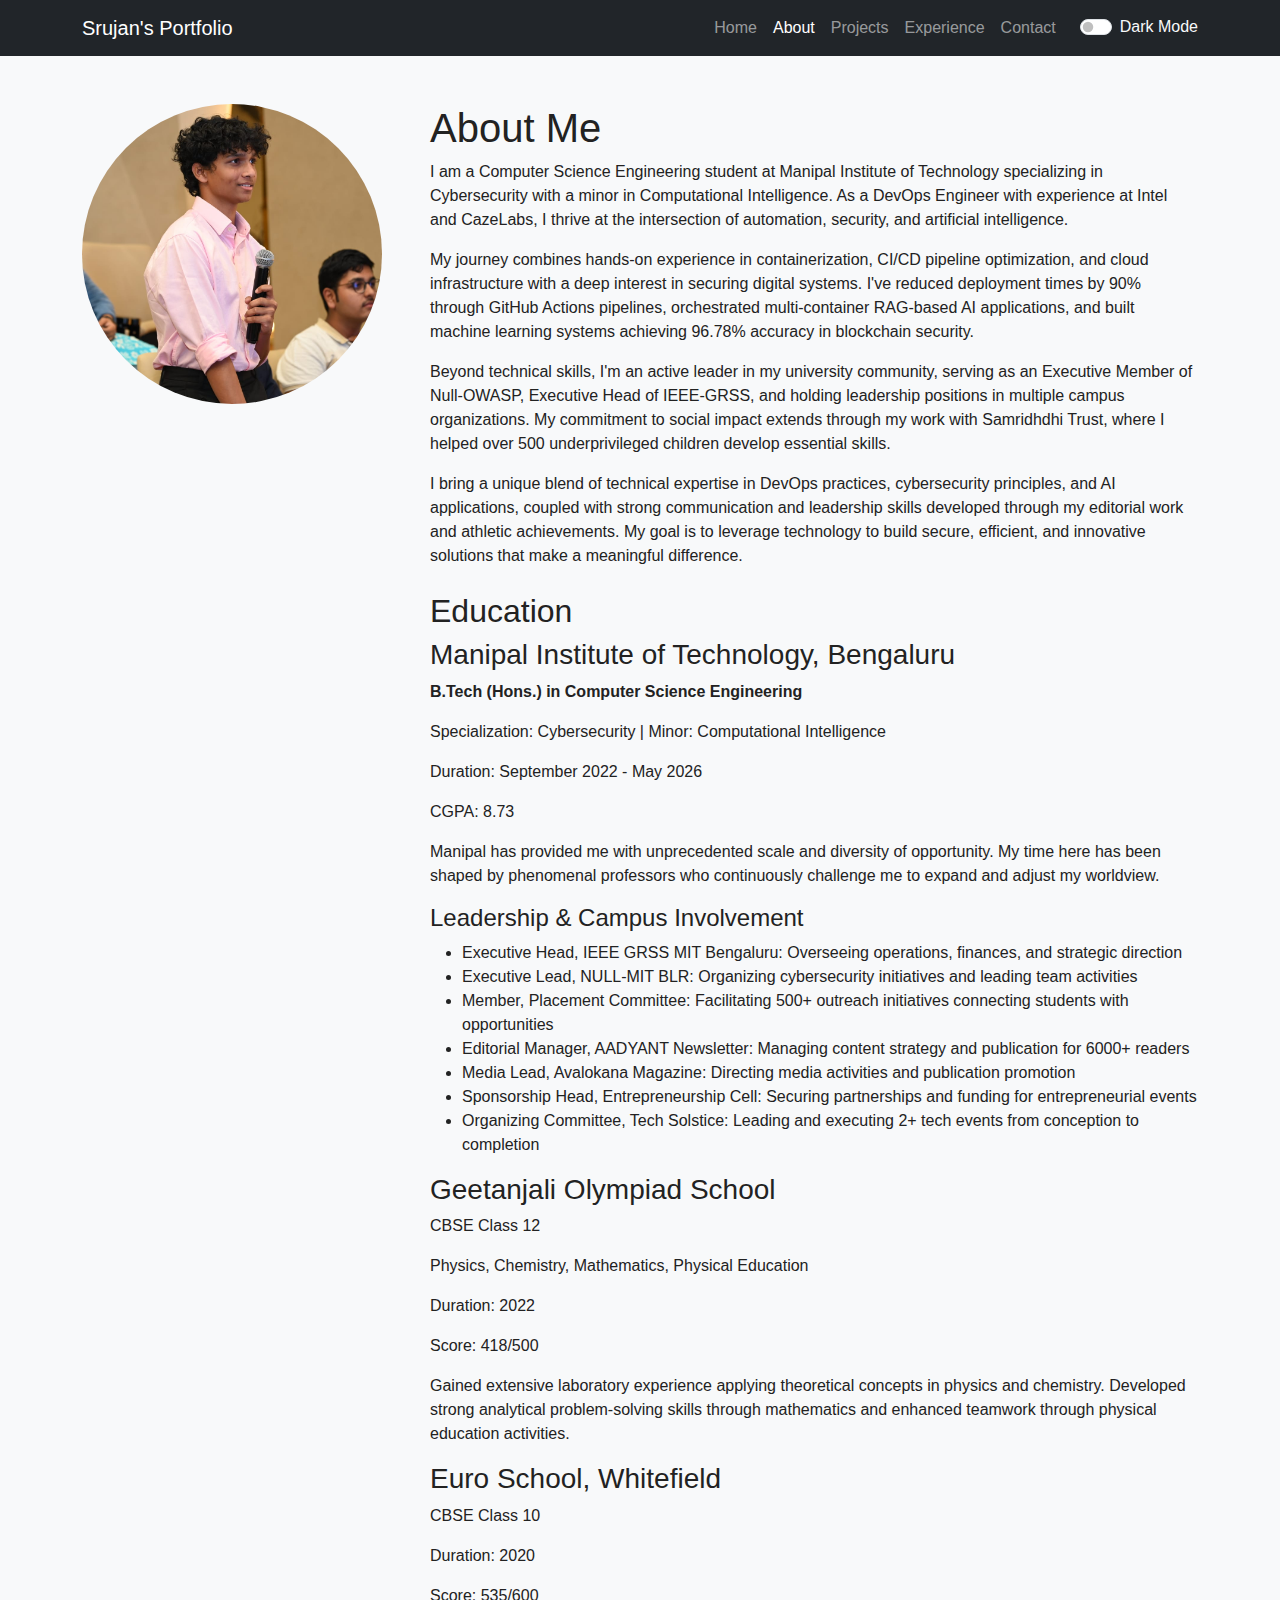
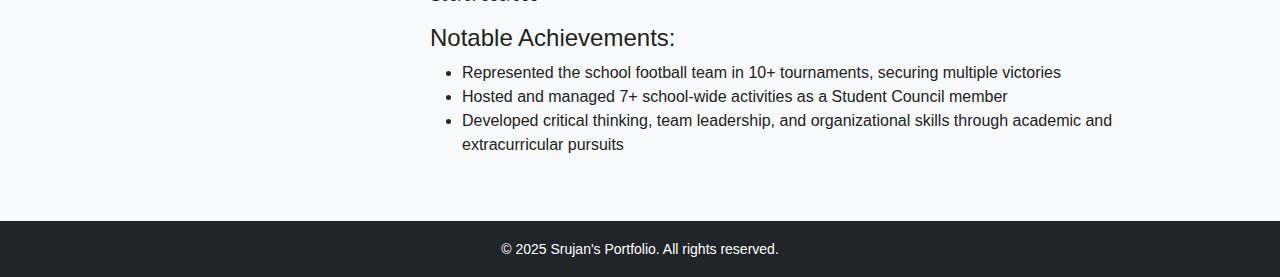
<file: about.html>
<!DOCTYPE html>
<html lang="en">
<head>
  <meta charset="UTF-8" />
  <meta name="viewport" content="width=device-width, initial-scale=1" />
  <title>About - Personal Portfolio</title>
  <link href="https://cdn.jsdelivr.net/npm/bootstrap@5.3.0/dist/css/bootstrap.min.css" rel="stylesheet" />
  <link rel="stylesheet" href="css/styles.css" />
</head>
<body>
  <!-- Navbar -->
  <nav class="navbar navbar-expand-lg navbar-dark bg-dark">
    <div class="container">
      <a class="navbar-brand" href="index.html">Srujan's Portfolio</a>
      <button class="navbar-toggler" type="button" data-bs-toggle="collapse" data-bs-target="#navbarNav" 
        aria-controls="navbarNav" aria-expanded="false" aria-label="Toggle navigation">
        <span class="navbar-toggler-icon"></span>
      </button>
      <div class="collapse navbar-collapse" id="navbarNav">
        <ul class="navbar-nav ms-auto align-items-center">
          <li class="nav-item"><a class="nav-link" href="index.html">Home</a></li>
          <li class="nav-item"><a class="nav-link active" href="about.html">About</a></li>
          <li class="nav-item"><a class="nav-link" href="projects.html">Projects</a></li>
          <li class="nav-item"><a class="nav-link" href="experience.html">Experience</a></li>
          <li class="nav-item"><a class="nav-link" href="contact.html">Contact</a></li>
          <li class="nav-item d-flex align-items-center ms-3">
            <div class="form-check form-switch text-light">
              <input class="form-check-input" type="checkbox" id="theme-toggle" role="switch" aria-checked="false" aria-label="Toggle dark mode" />
              <label class="form-check-label" for="theme-toggle">Dark Mode</label>
            </div>
          </li>
        </ul>
      </div>
    </div>
  </nav>

  <!-- About Section -->
  <section class="container my-5 d-flex flex-column flex-md-row align-items-start fade-in">
    <div class="me-md-5 mb-4 mb-md-0 text-center flex-shrink-0">
      <img src="images/profile.jpg" alt="Professional Photo" class="profile-photo rounded-circle img-fluid" />
    </div>
    <div>
      <h1>About Me</h1>
      <p>I am a Computer Science Engineering student at Manipal Institute of Technology specializing in Cybersecurity with a minor in Computational Intelligence. As a DevOps Engineer with experience at Intel and CazeLabs, I thrive at the intersection of automation, security, and artificial intelligence.</p>
      <p>My journey combines hands-on experience in containerization, CI/CD pipeline optimization, and cloud infrastructure with a deep interest in securing digital systems. I've reduced deployment times by 90% through GitHub Actions pipelines, orchestrated multi-container RAG-based AI applications, and built machine learning systems achieving 96.78% accuracy in blockchain security.</p>
      <p>Beyond technical skills, I'm an active leader in my university community, serving as an Executive Member of Null-OWASP, Executive Head of IEEE-GRSS, and holding leadership positions in multiple campus organizations. My commitment to social impact extends through my work with Samridhdhi Trust, where I helped over 500 underprivileged children develop essential skills.</p>
      <p>I bring a unique blend of technical expertise in DevOps practices, cybersecurity principles, and AI applications, coupled with strong communication and leadership skills developed through my editorial work and athletic achievements. My goal is to leverage technology to build secure, efficient, and innovative solutions that make a meaningful difference.</p>
      <h2 class="mt-4">Education</h2>
      <div>
        <h3>Manipal Institute of Technology, Bengaluru</h3>
        <p><strong>B.Tech (Hons.) in Computer Science Engineering</strong></p>
        <p>Specialization: Cybersecurity | Minor: Computational Intelligence</p>
        <p>Duration: September 2022 - May 2026</p>
        <p>CGPA: 8.73</p>
        <p>Manipal has provided me with unprecedented scale and diversity of opportunity. My time here has been shaped by phenomenal professors who continuously challenge me to expand and adjust my worldview.</p>
        <h4>Leadership & Campus Involvement</h4>
        <ul>
          <li>Executive Head, IEEE GRSS MIT Bengaluru: Overseeing operations, finances, and strategic direction</li>
          <li>Executive Lead, NULL-MIT BLR: Organizing cybersecurity initiatives and leading team activities</li>
          <li>Member, Placement Committee: Facilitating 500+ outreach initiatives connecting students with opportunities</li>
          <li>Editorial Manager, AADYANT Newsletter: Managing content strategy and publication for 6000+ readers</li>
          <li>Media Lead, Avalokana Magazine: Directing media activities and publication promotion</li>
          <li>Sponsorship Head, Entrepreneurship Cell: Securing partnerships and funding for entrepreneurial events</li>
          <li>Organizing Committee, Tech Solstice: Leading and executing 2+ tech events from conception to completion</li>
        </ul>
        <h3>Geetanjali Olympiad School</h3>
        <p>CBSE Class 12</p>
        <p>Physics, Chemistry, Mathematics, Physical Education</p>
        <p>Duration: 2022</p>
        <p>Score: 418/500</p>
        <p>Gained extensive laboratory experience applying theoretical concepts in physics and chemistry. Developed strong analytical problem-solving skills through mathematics and enhanced teamwork through physical education activities.</p>
        <h3>Euro School, Whitefield</h3>
        <p>CBSE Class 10</p>
        <p>Duration: 2020</p>
        <p>Score: 535/600</p>
        <h4>Notable Achievements:</h4>
        <ul>
          <li>Represented the school football team in 10+ tournaments, securing multiple victories</li>
          <li>Hosted and managed 7+ school-wide activities as a Student Council member</li>
          <li>Developed critical thinking, team leadership, and organizational skills through academic and extracurricular pursuits</li>
        </ul>
      </div>
    </div>
  </section>

  <!-- Footer -->
  <footer class="bg-dark text-white text-center py-3 mt-auto">
    <div class="container">
      <small>&copy; 2025 Srujan's Portfolio. All rights reserved.</small>
    </div>
  </footer>

  <script src="https://cdn.jsdelivr.net/npm/bootstrap@5.3.0/dist/js/bootstrap.bundle.min.js"></script>
  <script src="js/scripts.js"></script>
</body>
</html>
</file>
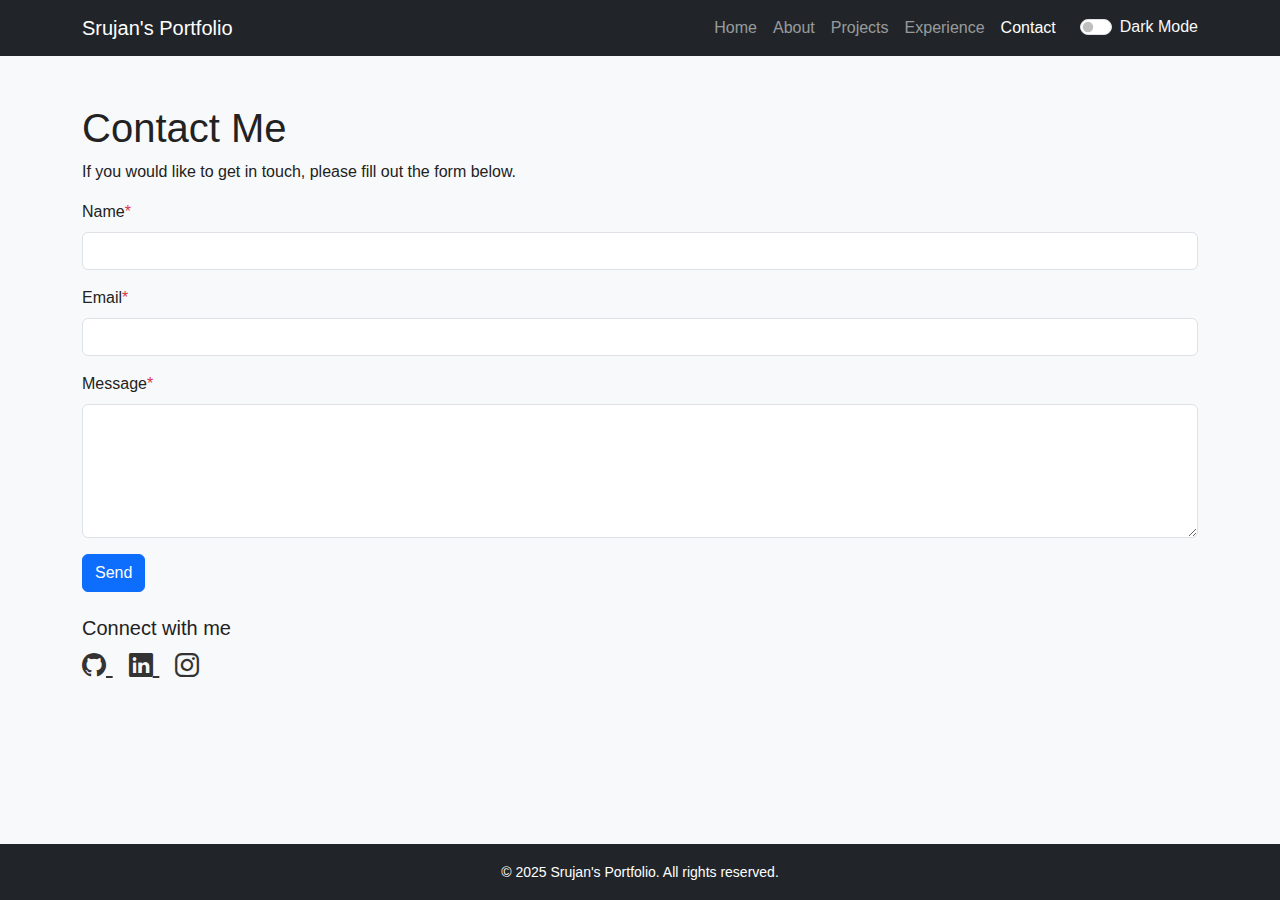
<file: contact.html>
<!DOCTYPE html>
<html lang="en">
<head>
  <meta charset="UTF-8" />
  <meta name="viewport" content="width=device-width, initial-scale=1" />
  <title>Contact - Personal Portfolio</title>
  <link href="https://cdn.jsdelivr.net/npm/bootstrap@5.3.0/dist/css/bootstrap.min.css" rel="stylesheet" />
  <link href="https://cdn.jsdelivr.net/npm/bootstrap-icons@1.10.5/font/bootstrap-icons.css" rel="stylesheet" />
  <link rel="stylesheet" href="css/styles.css" />
</head>
<body>
  <a href="#main-content" class="visually-hidden-focusable">Skip to main content</a>
  <!-- Navbar -->
  <nav class="navbar navbar-expand-lg navbar-dark bg-dark" role="navigation" aria-label="Primary navigation">
    <div class="container">
      <a class="navbar-brand" href="index.html">Srujan's Portfolio</a>
      <button class="navbar-toggler" type="button" data-bs-toggle="collapse" data-bs-target="#navbarNav" 
        aria-controls="navbarNav" aria-expanded="false" aria-label="Toggle navigation">
        <span class="navbar-toggler-icon"></span>
      </button>
      <div class="collapse navbar-collapse" id="navbarNav">
        <ul class="navbar-nav ms-auto align-items-center" role="menubar">
          <li class="nav-item" role="none"><a class="nav-link" href="index.html" role="menuitem">Home</a></li>
          <li class="nav-item" role="none"><a class="nav-link" href="about.html" role="menuitem">About</a></li>
          <li class="nav-item" role="none"><a class="nav-link" href="projects.html" role="menuitem">Projects</a></li>
          <li class="nav-item" role="none"><a class="nav-link" href="experience.html" role="menuitem">Experience</a></li>
          <li class="nav-item" role="none"><a class="nav-link active" href="contact.html" role="menuitem">Contact</a></li>
          <li class="nav-item d-flex align-items-center ms-3" role="none">
            <div class="form-check form-switch text-light">
              <input class="form-check-input" type="checkbox" id="theme-toggle" role="switch" aria-checked="false" aria-label="Toggle dark mode" />
              <label class="form-check-label" for="theme-toggle">Dark Mode</label>
            </div>
          </li>
        </ul>
      </div>
    </div>
  </nav>

  <!-- Contact Section -->
  <main id="main-content">
    <section class="container my-5 fade-in">
      <h1>Contact Me</h1>
      <p>If you would like to get in touch, please fill out the form below.</p>
      <form action="https://formspree.io/f/xovdrzak" method="POST" class="needs-validation" novalidate>
        <div class="mb-3">
          <label for="name" class="form-label">Name<span class="text-danger">*</span></label>
          <input type="text" class="form-control" id="name" name="name" required />
          <div class="invalid-feedback">Please enter your name.</div>
        </div>
        <div class="mb-3">
          <label for="email" class="form-label">Email<span class="text-danger">*</span></label>
          <input type="email" class="form-control" id="email" name="_replyto" required />
          <div class="invalid-feedback">Please enter a valid email address.</div>
        </div>
        <div class="mb-3">
          <label for="message" class="form-label">Message<span class="text-danger">*</span></label>
          <textarea class="form-control" id="message" name="message" rows="5" required></textarea>
          <div class="invalid-feedback">Please enter your message.</div>
        </div>
        <button type="submit" class="btn btn-primary">Send</button>
      </form>
      <div class="mt-4">
        <h5>Connect with me</h5>
        <a href="https://github.com/Srujansgit" target="_blank" rel="noopener noreferrer" class="social-icon" aria-label="GitHub">
          <i class="bi bi-github"></i>
        </a>
        <a href="https://www.linkedin.com/in/srujan-chilveri-95aa27247/" target="_blank" rel="noopener noreferrer" class="social-icon" aria-label="LinkedIn">
          <i class="bi bi-linkedin"></i>
        </a>
        <a href="https://www.instagram.com/srujan.30/" target="_blank" rel="noopener noreferrer" class="social-icon" aria-label="Instagram">
          <i class="bi bi-instagram"></i>
        </a>
      </div>
    </section>
  </main>

  <!-- Footer -->
  <footer class="bg-dark text-white text-center py-3 mt-auto">
    <div class="container">
      <small>&copy; 2025 Srujan's Portfolio. All rights reserved.</small>
    </div>
  </footer>

  <script src="https://cdn.jsdelivr.net/npm/bootstrap@5.3.0/dist/js/bootstrap.bundle.min.js"></script>
  <script src="js/scripts.js"></script>
</body>
</html>
</file>
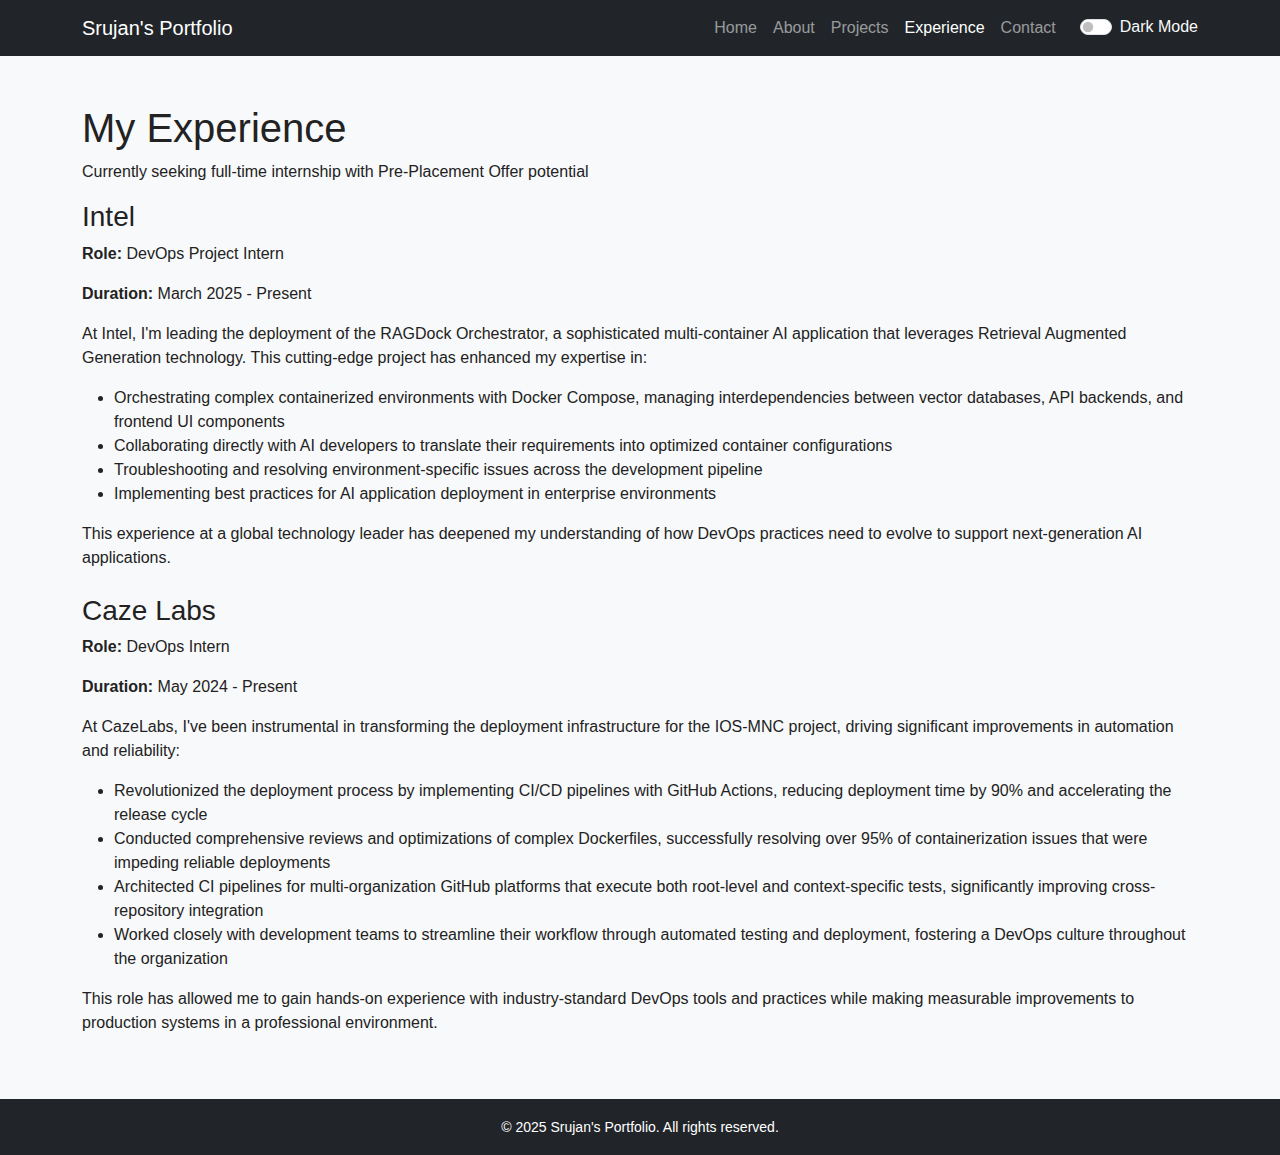
<file: experience.html>
<!DOCTYPE html>
<html lang="en">
<head>
  <meta charset="UTF-8" />
  <meta name="viewport" content="width=device-width, initial-scale=1" />
  <title>Experience - Personal Portfolio</title>
  <link href="https://cdn.jsdelivr.net/npm/bootstrap@5.3.0/dist/css/bootstrap.min.css" rel="stylesheet" />
  <link rel="stylesheet" href="css/styles.css" />
</head>
<body>
  <a href="#main-content" class="visually-hidden-focusable">Skip to main content</a>
  <!-- Navbar -->
  <nav class="navbar navbar-expand-lg navbar-dark bg-dark" role="navigation" aria-label="Primary navigation">
    <div class="container">
      <a class="navbar-brand" href="index.html">Srujan's Portfolio</a>
      <button class="navbar-toggler" type="button" data-bs-toggle="collapse" data-bs-target="#navbarNav" 
        aria-controls="navbarNav" aria-expanded="false" aria-label="Toggle navigation">
        <span class="navbar-toggler-icon"></span>
      </button>
      <div class="collapse navbar-collapse" id="navbarNav">
        <ul class="navbar-nav ms-auto align-items-center" role="menubar">
          <li class="nav-item" role="none"><a class="nav-link" href="index.html" role="menuitem">Home</a></li>
          <li class="nav-item" role="none"><a class="nav-link" href="about.html" role="menuitem">About</a></li>
          <li class="nav-item" role="none"><a class="nav-link" href="projects.html" role="menuitem">Projects</a></li>
          <li class="nav-item" role="none"><a class="nav-link active" href="experience.html" role="menuitem">Experience</a></li>
          <li class="nav-item" role="none"><a class="nav-link" href="contact.html" role="menuitem">Contact</a></li>
          <li class="nav-item d-flex align-items-center ms-3" role="none">
            <div class="form-check form-switch text-light">
              <input class="form-check-input" type="checkbox" id="theme-toggle" role="switch" aria-checked="false" aria-label="Toggle dark mode" />
              <label class="form-check-label" for="theme-toggle">Dark Mode</label>
            </div>
          </li>
        </ul>
      </div>
    </div>
  </nav>

  <!-- Experience Section -->
  <main id="main-content">
    <section class="container my-5">
      <h1>My Experience</h1>
      <p>Currently seeking full-time internship with Pre-Placement Offer potential</p>
      <div class="mb-4">
        <h3>Intel</h3>
        <p><strong>Role:</strong> DevOps Project Intern</p>
        <p><strong>Duration:</strong> March 2025 - Present</p>
        <p>At Intel, I'm leading the deployment of the RAGDock Orchestrator, a sophisticated multi-container AI application that leverages Retrieval Augmented Generation technology. This cutting-edge project has enhanced my expertise in:</p>
        <ul>
          <li>Orchestrating complex containerized environments with Docker Compose, managing interdependencies between vector databases, API backends, and frontend UI components</li>
          <li>Collaborating directly with AI developers to translate their requirements into optimized container configurations</li>
          <li>Troubleshooting and resolving environment-specific issues across the development pipeline</li>
          <li>Implementing best practices for AI application deployment in enterprise environments</li>
        </ul>
        <p>This experience at a global technology leader has deepened my understanding of how DevOps practices need to evolve to support next-generation AI applications.</p>
      </div>
      <div class="mb-4">
        <h3>Caze Labs</h3>
        <p><strong>Role:</strong> DevOps Intern</p>
        <p><strong>Duration:</strong> May 2024 - Present</p>
        <p>At CazeLabs, I've been instrumental in transforming the deployment infrastructure for the IOS-MNC project, driving significant improvements in automation and reliability:</p>
        <ul>
          <li>Revolutionized the deployment process by implementing CI/CD pipelines with GitHub Actions, reducing deployment time by 90% and accelerating the release cycle</li>
          <li>Conducted comprehensive reviews and optimizations of complex Dockerfiles, successfully resolving over 95% of containerization issues that were impeding reliable deployments</li>
          <li>Architected CI pipelines for multi-organization GitHub platforms that execute both root-level and context-specific tests, significantly improving cross-repository integration</li>
          <li>Worked closely with development teams to streamline their workflow through automated testing and deployment, fostering a DevOps culture throughout the organization</li>
        </ul>
        <p>This role has allowed me to gain hands-on experience with industry-standard DevOps tools and practices while making measurable improvements to production systems in a professional environment.</p>
    </section>
  </main>

  <!-- Footer -->
  <footer class="bg-dark text-white text-center py-3 mt-auto">
    <div class="container">
      <small>&copy; 2025 Srujan's Portfolio. All rights reserved.</small>
    </div>
  </footer>

  <script src="https://cdn.jsdelivr.net/npm/bootstrap@5.3.0/dist/js/bootstrap.bundle.min.js"></script>
  <script src="js/scripts.js"></script>
</body>
</html>
</file>
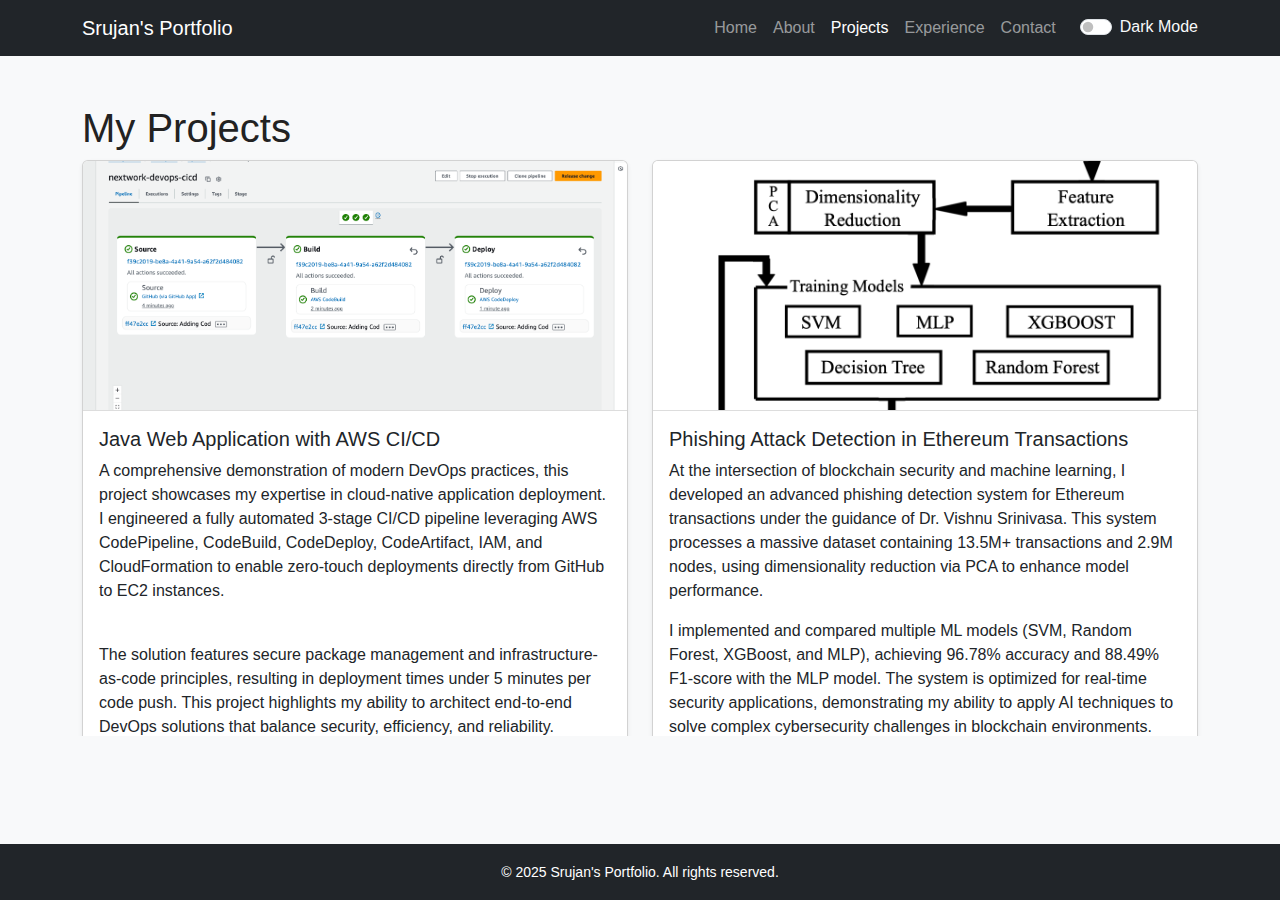
<file: projects.html>
<!DOCTYPE html>
<html lang="en">
<head>
  <meta charset="UTF-8" />
  <meta name="viewport" content="width=device-width, initial-scale=1" />
  <title>Projects - Personal Portfolio</title>
  <link href="https://cdn.jsdelivr.net/npm/bootstrap@5.3.0/dist/css/bootstrap.min.css" rel="stylesheet" />
  <link rel="stylesheet" href="css/styles.css" />
</head>
<body>
  <!-- Navbar -->
  <nav class="navbar navbar-expand-lg navbar-dark bg-dark">
    <div class="container">
      <a class="navbar-brand" href="index.html">Srujan's Portfolio</a>
      <button class="navbar-toggler" type="button" data-bs-toggle="collapse" data-bs-target="#navbarNav" 
        aria-controls="navbarNav" aria-expanded="false" aria-label="Toggle navigation">
        <span class="navbar-toggler-icon"></span>
      </button>
      <div class="collapse navbar-collapse" id="navbarNav">
        <ul class="navbar-nav ms-auto align-items-center">
          <li class="nav-item"><a class="nav-link" href="index.html">Home</a></li>
          <li class="nav-item"><a class="nav-link" href="about.html">About</a></li>
          <li class="nav-item"><a class="nav-link active" href="projects.html">Projects</a></li>
          <li class="nav-item"><a class="nav-link" href="experience.html">Experience</a></li>
          <li class="nav-item"><a class="nav-link" href="contact.html">Contact</a></li>
          <li class="nav-item d-flex align-items-center ms-3">
            <div class="form-check form-switch text-light">
              <input class="form-check-input" type="checkbox" id="theme-toggle" role="switch" aria-checked="false" aria-label="Toggle dark mode" />
              <label class="form-check-label" for="theme-toggle">Dark Mode</label>
            </div>
          </li>
        </ul>
      </div>
    </div>
  </nav>

  <!-- Projects Section -->
  <section class="container my-5 fade-in">
    <h1>My Projects</h1>
    <div class="row g-4" style="max-height: 600px; overflow-y: auto;">
      <div class="col-12 col-md-6">
        <div class="card h-100 shadow-sm">
          <img src="Srujan_AWS.jpg" class="card-img-top" alt="Java Web Application with AWS CI/CD" />
          <div class="card-body d-flex flex-column">
            <h5 class="card-title">Java Web Application with AWS CI/CD</h5>
            <p class="card-text flex-grow-1">A comprehensive demonstration of modern DevOps practices, this project showcases my expertise in cloud-native application deployment. I engineered a fully automated 3-stage CI/CD pipeline leveraging AWS CodePipeline, CodeBuild, CodeDeploy, CodeArtifact, IAM, and CloudFormation to enable zero-touch deployments directly from GitHub to EC2 instances.</p>
            <p class="card-text">The solution features secure package management and infrastructure-as-code principles, resulting in deployment times under 5 minutes per code push. This project highlights my ability to architect end-to-end DevOps solutions that balance security, efficiency, and reliability.</p>
            <div class="mt-auto">
              <a href="https://github.com/Srujansgit/AWS-CI-CD-web-project" class="btn btn-primary me-2" target="_blank" rel="noopener noreferrer">Source Code</a>
            </div>
          </div>
        </div>
      </div>
      <div class="col-12 col-md-6">
        <div class="card h-100 shadow-sm">
          <img src="Srujan_Paper.jpg" class="card-img-top" alt="Phishing Attack Detection in Ethereum Transactions" />
          <div class="card-body d-flex flex-column">
            <h5 class="card-title">Phishing Attack Detection in Ethereum Transactions</h5>
            <p class="card-text flex-grow-1">At the intersection of blockchain security and machine learning, I developed an advanced phishing detection system for Ethereum transactions under the guidance of Dr. Vishnu Srinivasa. This system processes a massive dataset containing 13.5M+ transactions and 2.9M nodes, using dimensionality reduction via PCA to enhance model performance.</p>
            <p class="card-text">I implemented and compared multiple ML models (SVM, Random Forest, XGBoost, and MLP), achieving 96.78% accuracy and 88.49% F1-score with the MLP model. The system is optimized for real-time security applications, demonstrating my ability to apply AI techniques to solve complex cybersecurity challenges in blockchain environments.</p>
            <div class="mt-auto">
              <a href="Srujan_Research_Paper.pdf" class="btn btn-primary" target="_blank" rel="noopener noreferrer">View Paper</a>
            </div>
          </div>
        </div>
      </div>
    </div>
  </section>

  <!-- Footer -->
  <footer class="bg-dark text-white text-center py-3 mt-auto">
    <div class="container">
      <small>&copy; 2025 Srujan's Portfolio. All rights reserved.</small>
    </div>
  </footer>

  <script src="https://cdn.jsdelivr.net/npm/bootstrap@5.3.0/dist/js/bootstrap.bundle.min.js"></script>
  <script src="js/scripts.js"></script>
</body>
</html>
</file>
<file: css/styles.css>
/* Custom styles for portfolio */

/* Social icons */
.social-icon {
  font-size: 1.5rem;
  margin-right: 1rem;
  color: #333;
  transition: color 0.3s ease;
}
.social-icon:hover,
.social-icon:focus {
  color: #007bff;
  text-decoration: none;
  outline: none;
}

/* Profile photo */
.profile-photo {
  max-width: 300px;
  width: 100%;
  height: 300px;
  border-radius: 15px; /* Slightly rounded corners for better shape */
  margin-right: 1.5rem;
  float: none;
  display: block;
  margin-left: auto;
  margin-right: auto;
  object-fit: cover; /* Ensure image covers the container */
}

/* Personal branding colors and typography */
body {
  font-family: 'Segoe UI', Tahoma, Geneva, Verdana, sans-serif;
  color: #222;
  background-color: #f8f9fa;
}

/* Project card images */
.card-img-top {
  width: 100%;
  height: 250px;
  object-fit: cover;
  border-bottom: 1px solid #ddd;
}

/* Animations and transitions */
.fade-in {
  animation: fadeInAnimation 1s ease forwards;
}

@keyframes fadeInAnimation {
  0% {
    opacity: 0;
    transform: translateY(20px);
  }
  100% {
    opacity: 1;
    transform: translateY(0);
  }
}

/* Button hover transition */
.btn-primary {
  transition: background-color 0.3s ease, border-color 0.3s ease;
}

.btn-primary:hover,
.btn-primary:focus {
  background-color: #0056b3;
  border-color: #004085;
  outline: none;
}

/* Navbar transition */
.navbar {
  transition: background-color 0.3s ease;
}

.navbar.scrolled {
  background-color: #343a40 !important;
  box-shadow: 0 2px 4px rgba(0,0,0,0.1);
}

/* Dark mode styles */
body.dark-mode {
  background-color: #121212;
  color: #e0e0e0;
  transition: background-color 0.3s ease, color 0.3s ease;
}

/* Ensure header text colors change in dark mode */
body.dark-mode header h1.display-4,
body.dark-mode header p.lead {
  color: #e0e0e0;
}

body.dark-mode .navbar {
  background-color: #222 !important;
  box-shadow: 0 2px 8px rgba(255,255,255,0.15);
  transition: background-color 0.3s ease, box-shadow 0.3s ease;
}

body.dark-mode .card {
  background-color: #2a2a2a !important;
  color: #e0e0e0 !important;
  border: 1px solid #444 !important;
  transition: background-color 0.3s ease, border-color 0.3s ease;
}

body.dark-mode .btn-primary {
  background-color: #8a56d9;
  border-color: #8a56d9;
  color: #fff;
  transition: background-color 0.3s ease, border-color 0.3s ease;
}

body.dark-mode .btn-primary:hover,
body.dark-mode .btn-primary:focus {
  background-color: #6f3ecb;
  border-color: #6f3ecb;
  color: #fff;
}

body.dark-mode footer {
  background-color: #222;
  color: #ccc;
  transition: background-color 0.3s ease, color 0.3s ease;
}

footer {
  background-color: #343a40;
  color: #fff;
  text-align: center;
  padding: 1rem 0;
  /* Remove fixed positioning for sticky footer layout */
  position: static;
  width: 100%;
  box-sizing: border-box;
}

/* Use flexbox layout for sticky footer */
html, body {
  height: 100%;
  margin: 0;
  display: flex;
  flex-direction: column;
}

body {
  background-color: #f8f9fa;
  color: #222;
  font-family: 'Segoe UI', Tahoma, Geneva, Verdana, sans-serif;
  flex-grow: 1;
}

main#main-content {
  flex: 1 0 auto;
  padding-bottom: 1rem;
}

body.dark-mode .form-control {
  background-color: #2c2c2c;
  color: #e0e0e0;
  border: 1px solid #444;
}

body.dark-mode .form-control:focus {
  background-color: #3a3a3a;
  color: #fff;
  border-color: #bb86fc;
  box-shadow: 0 0 0 0.2rem rgba(187, 134, 252, 0.25);
}
</file>
